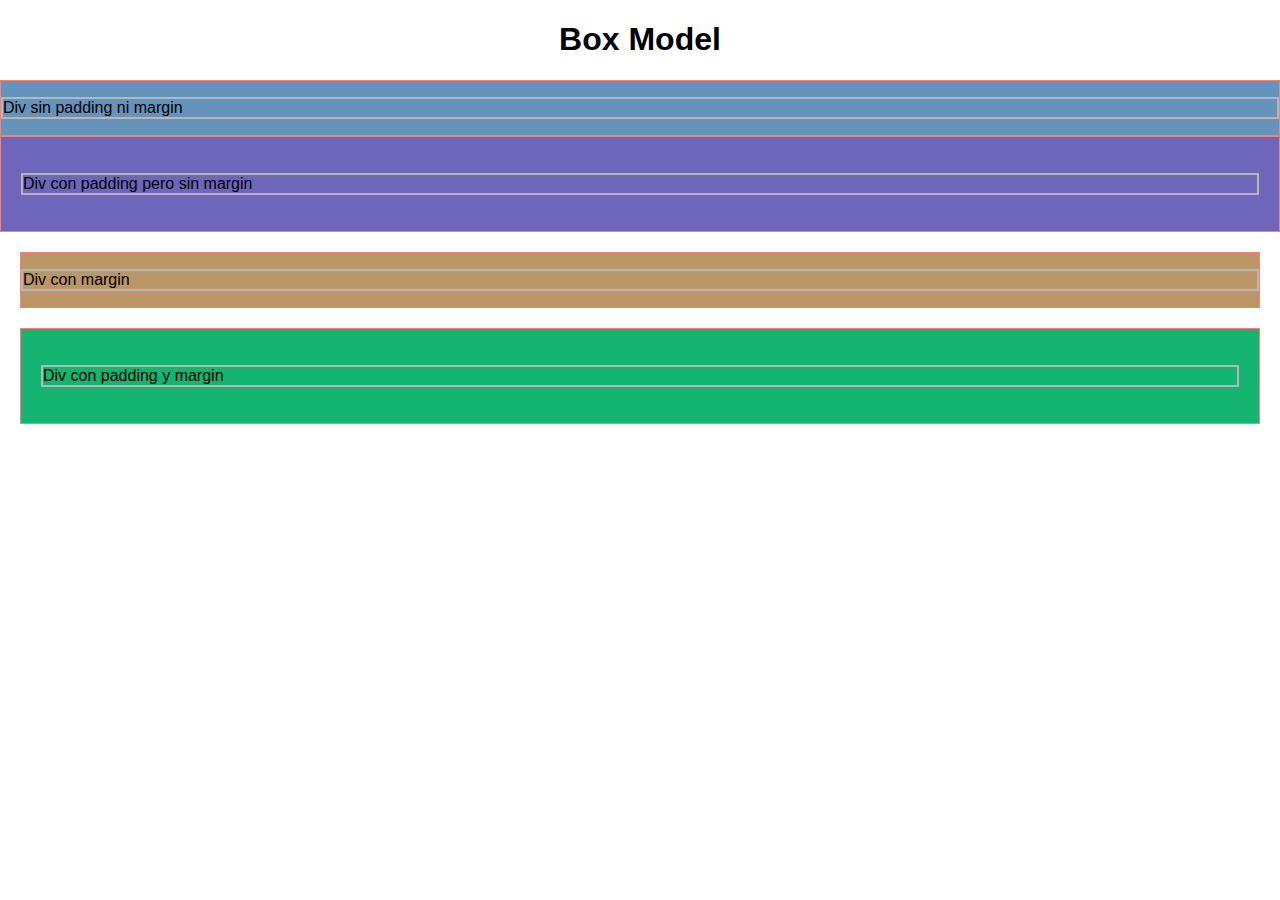
<file: 2-Introduccion/BoxModel/index.html>
<!DOCTYPE html>
<html lang="en">
<head>
    <meta charset="UTF-8">
    <meta name="viewport" content="width=device-width, initial-scale=1.0">
    <title>BoxModel</title>
    <link rel="stylesheet" href="style.css">
</head>
<body>
    <div>
        <h1>Box Model</h1>
    </div>
    <div class="div" id="divA">
        <p>Div sin padding ni margin</p>
    </div>
    <div class="div" id="divB">
        <p>Div con padding pero sin margin</p>
    </div>
    <div class="div" id="divC">
        <p>Div con margin</p>
    </div>
    <div class="div" id="divD">
        <p>Div con padding y margin</p>
    </div>
</body>
</html>
</file>
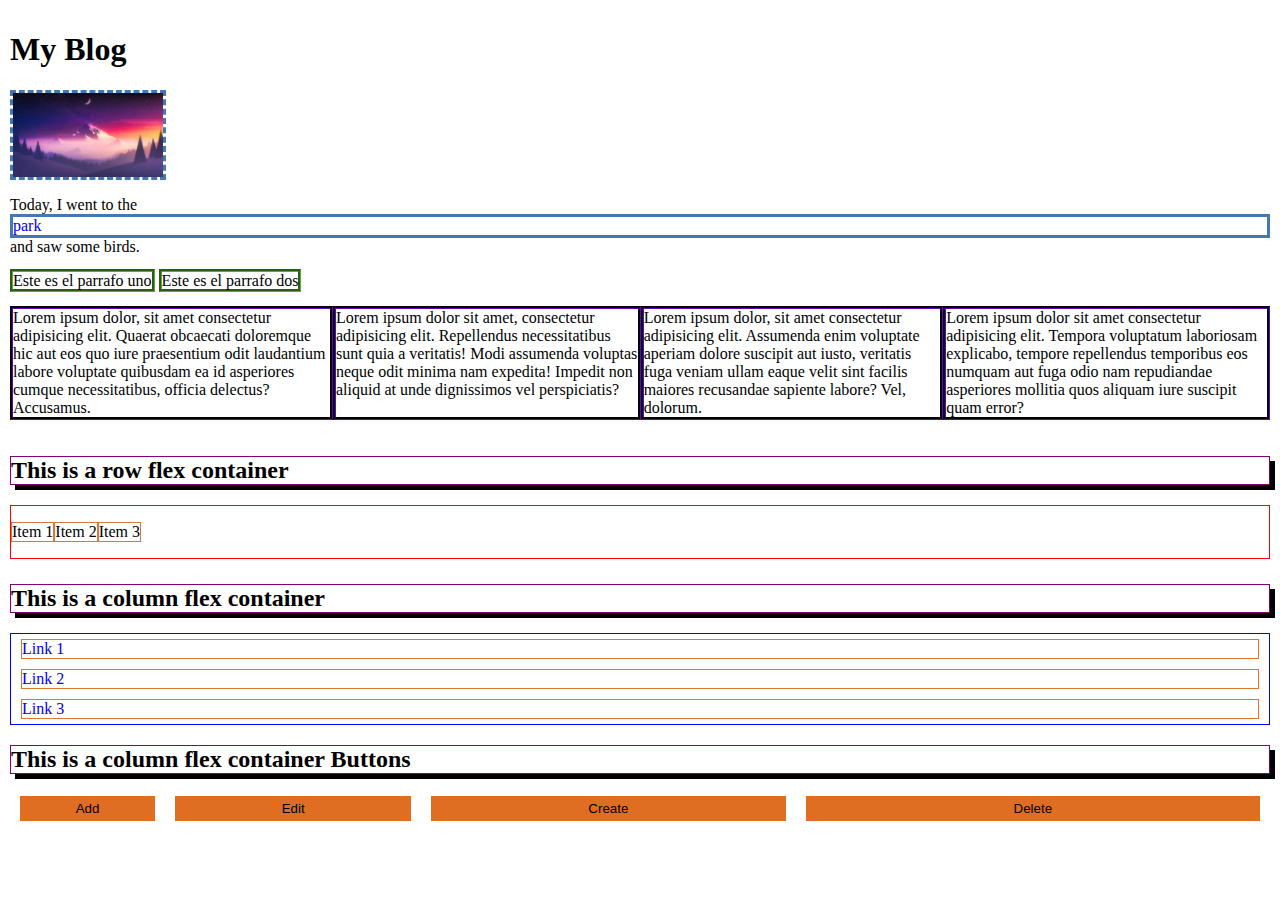
<file: 2-Introduccion/FlexboxLayout/index.html>
<!DOCTYPE html>
<html lang="en">

<head>
    <meta charset="UTF-8">
    <meta name="viewport" content="width=device-width, initial-scale=1.0">
    <title>FexBox Layout</title>
    <link rel="stylesheet" href="style.css">
</head>

<body>
    <h1>My Blog</h1>
    <img id="imgUno" src="../src/minimalista.jpg" alt="Paisaje minimalista">
    <p>Today, I went to the <a id="link" href="#">park</a> and saw some birds.</p>
    <div id="sectionA">
        <p>Este es el parrafo uno</p>
        <p>Este es el parrafo dos</p>
    </div>
    <div id="sectionB">
        <p>Lorem ipsum dolor, sit amet consectetur adipisicing elit. Quaerat obcaecati doloremque hic aut eos quo iure
            praesentium odit laudantium labore voluptate quibusdam ea id asperiores cumque necessitatibus, officia
            delectus? Accusamus.</p>
        <p>Lorem ipsum dolor sit amet, consectetur adipisicing elit. Repellendus necessitatibus sunt quia a veritatis!
            Modi assumenda voluptas neque odit minima nam expedita! Impedit non aliquid at unde dignissimos vel
            perspiciatis?</p>
        <p>Lorem ipsum dolor, sit amet consectetur adipisicing elit. Assumenda enim voluptate aperiam dolore suscipit
            aut iusto, veritatis fuga veniam ullam eaque velit sint facilis maiores recusandae sapiente labore? Vel,
            dolorum.</p>
        <p>Lorem ipsum dolor sit amet consectetur adipisicing elit. Tempora voluptatum laboriosam explicabo, tempore
            repellendus temporibus eos numquam aut fuga odio nam repudiandae asperiores mollitia quos aliquam iure
            suscipit quam error?</p>
    </div>
    <h2>This is a row flex container</h2>
    <div class="container-row">
        <p>Item 1</p>
        <p>Item 2</p>
        <p>Item 3</p>
    </div>

    <h2>This is a column flex container</h2>
    <div class="container-column">
        <a href="#">Link 1</a>
        <a href="#">Link 2</a>
        <a href="#">Link 3</a>
    </div>

    <h2>This is a column flex container Buttons</h2>
    <div class="buttons"> 
        <button id="B1">Add</button>
        <button id="B2">Edit</button>
        <button id="B3">Create</button>
        <button id="B4">Delete</button>
    </div>

</body>

</html>
</file>
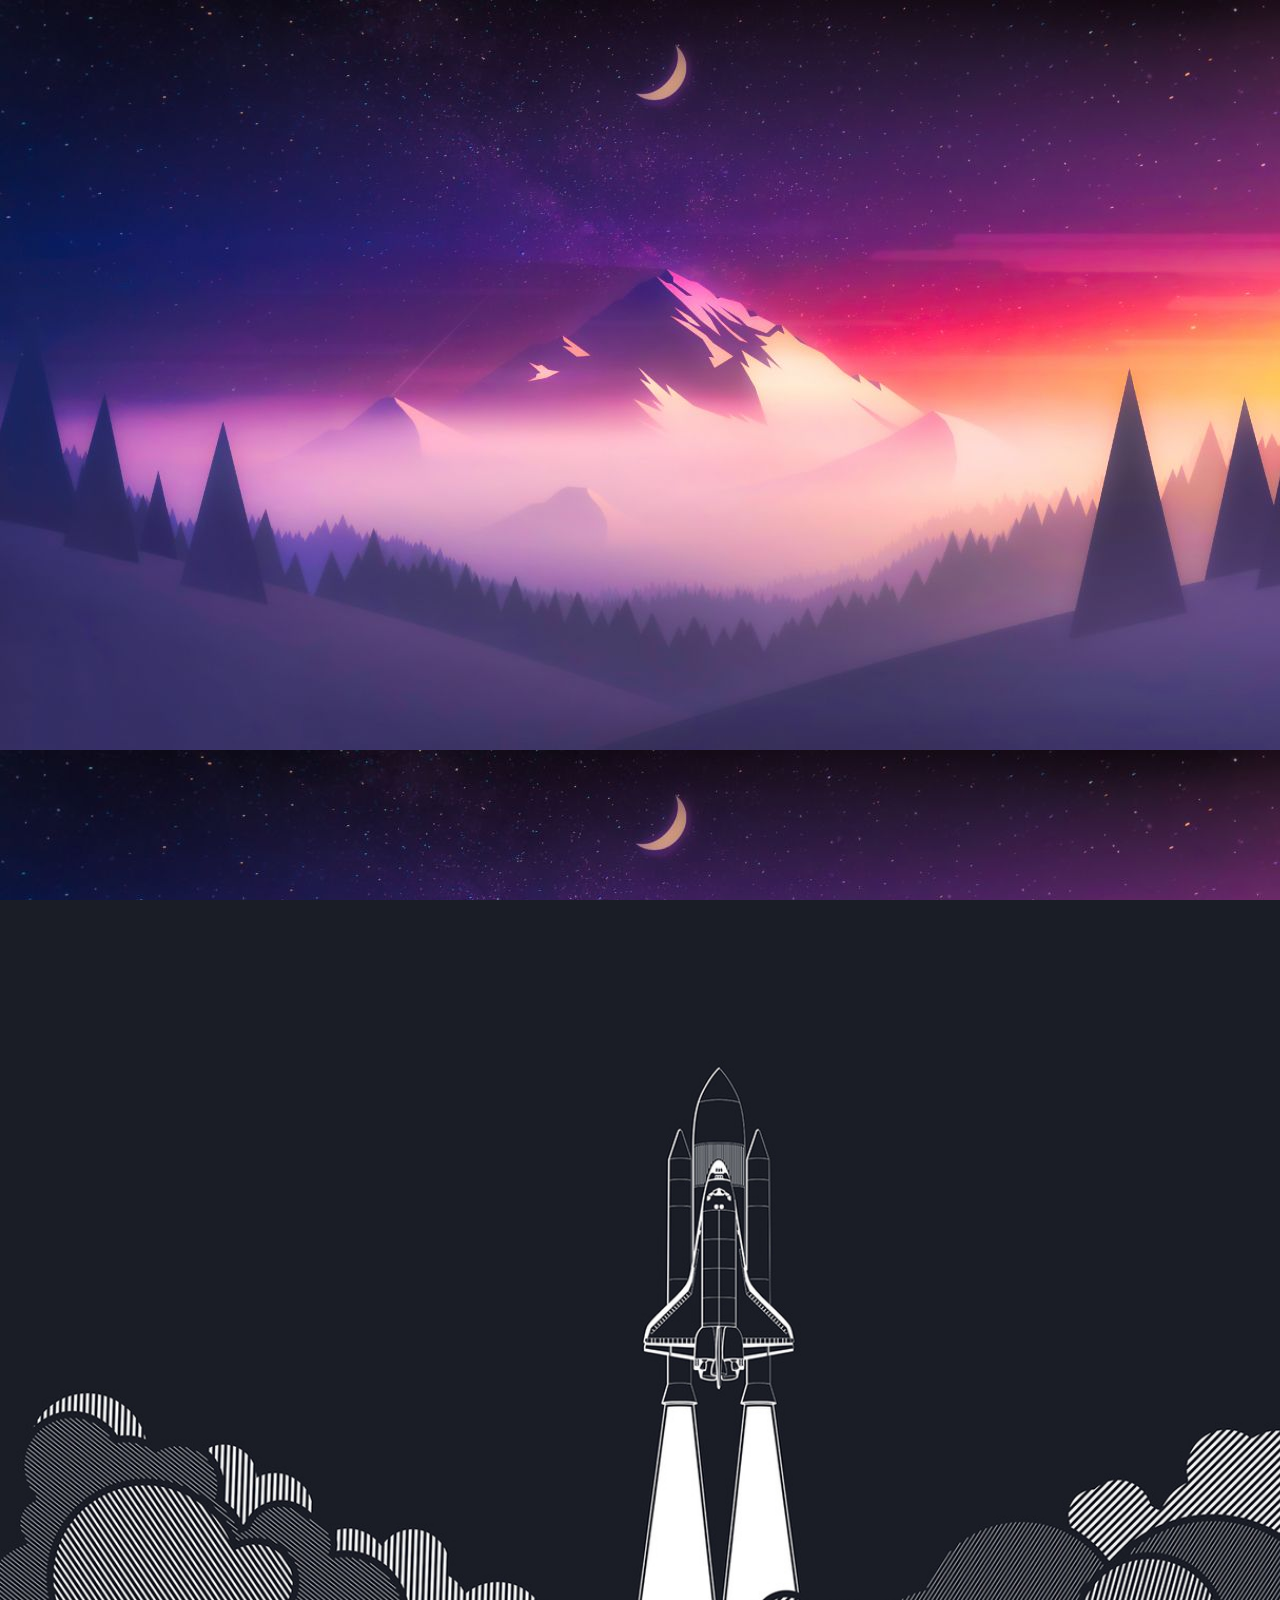
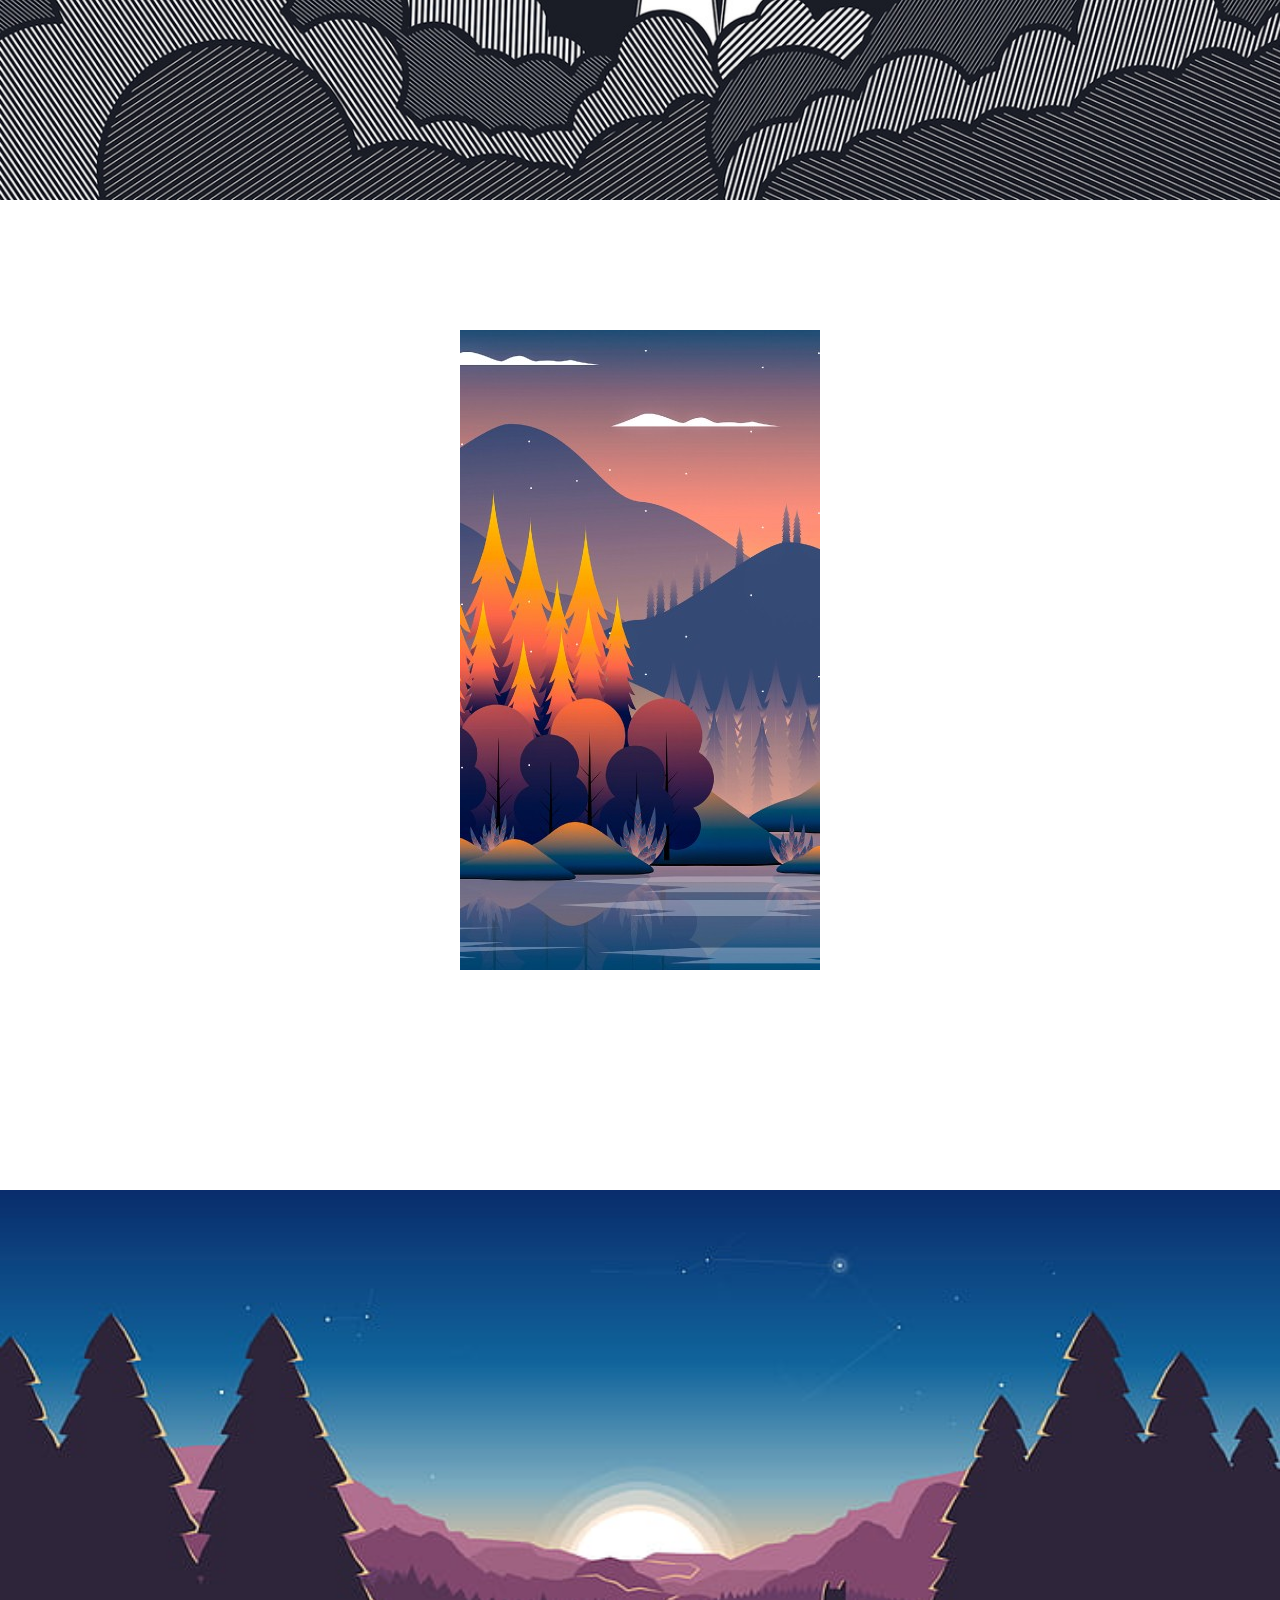
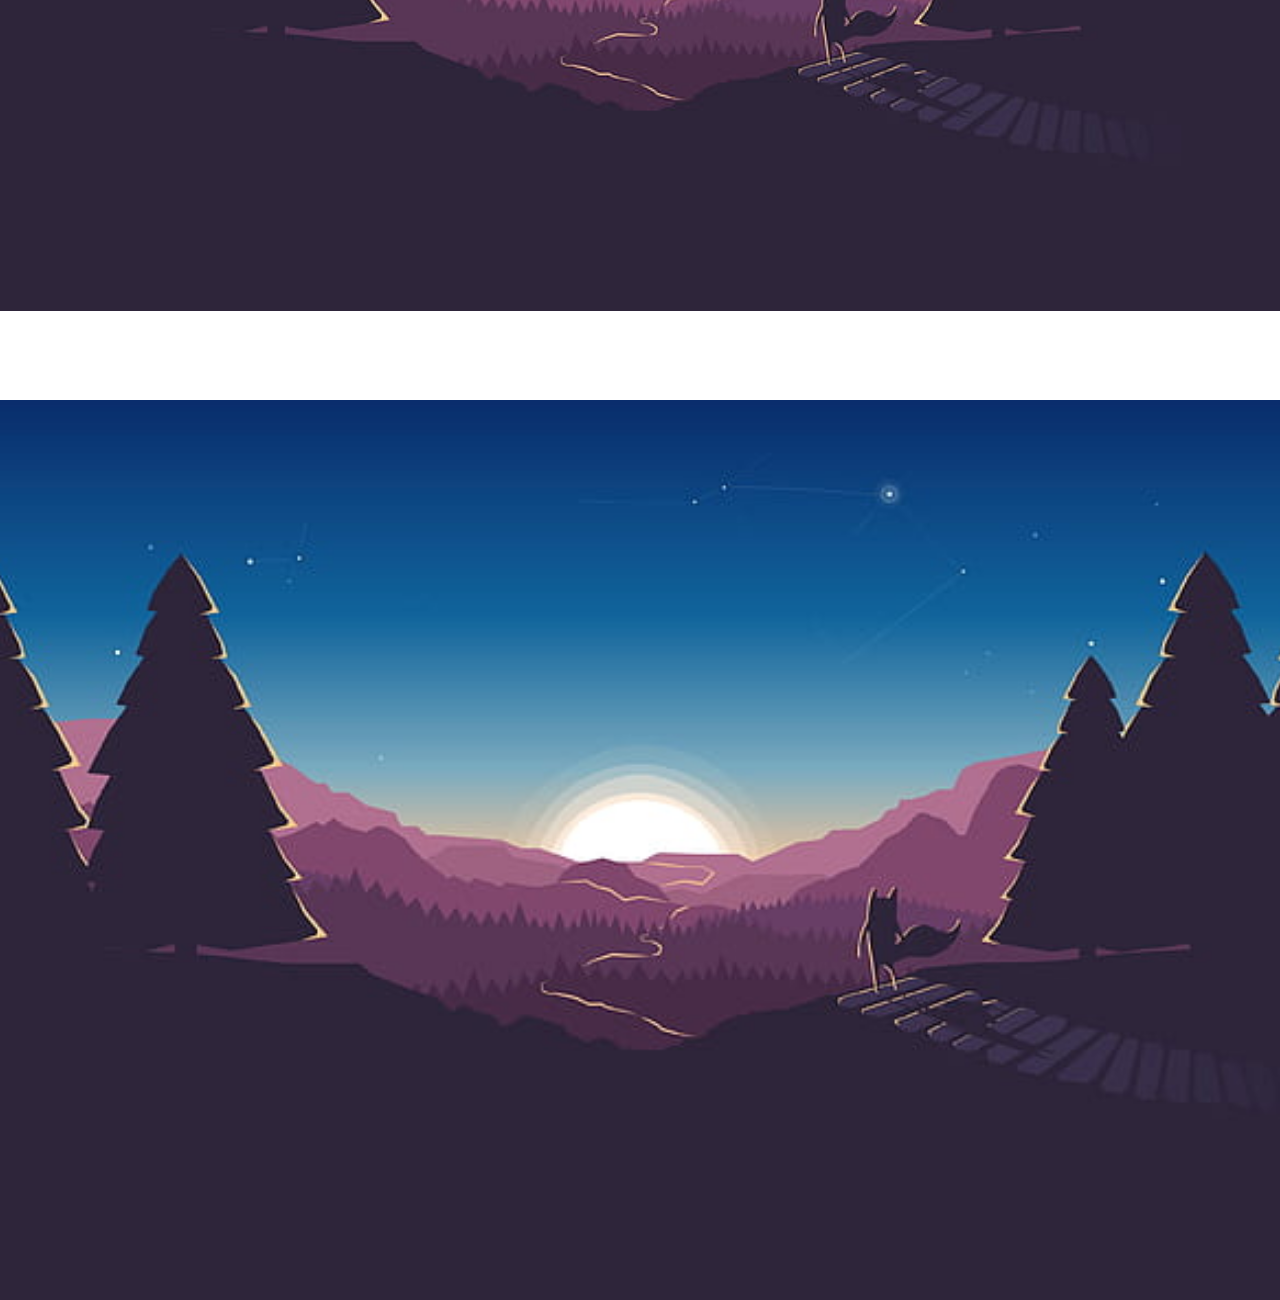
<file: 2-Introduccion/Fondo/index.html>
<!DOCTYPE html>
<html lang="en">
<head>
    <meta charset="UTF-8">
    <meta name="viewport" content="width=device-width, initial-scale=1.0">
    <title>Posicion Central</title>
    <link rel="stylesheet" href="style.css">
</head>
<body>
    <div id="img1">
        <!--img src="../src/minimalista.jpg" alt=""-->
    </div>
    <div id="img2">
        <!--img src="../src/1366_2000.jpg" alt=""-->
    </div>
    <div id="img3">
        <!--img src="../src/1366_2000.jpg" alt=""-->
    </div>
    <div id="img4">
        <!--img src="../src/1366_2000.jpg" alt=""-->
    </div>
    <div id="img5">
        <!--img src="../src/1366_2000.jpg" alt=""-->
    </div>
</body>
</html>
</file>
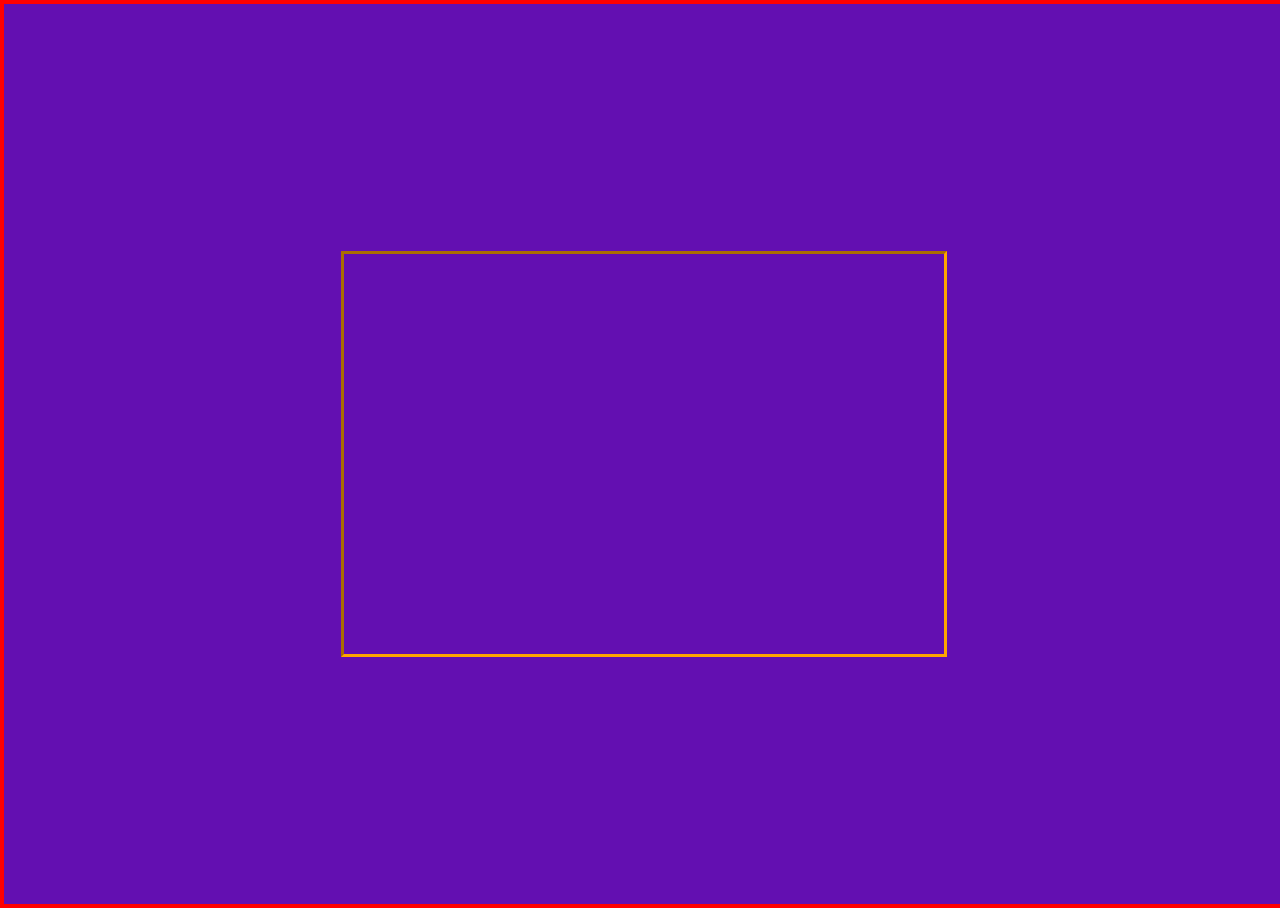
<file: 2-Introduccion/PosCentral/index.html>
<!DOCTYPE html>
<html lang="en">
<head>
    <meta charset="UTF-8">
    <meta name="viewport" content="width=device-width, initial-scale=1.0">
    <title>Posicion Central</title>
    <link rel="stylesheet" href="style.css">
</head>
<body>
    <div>
        
    </div>
</body>
</html>
</file>
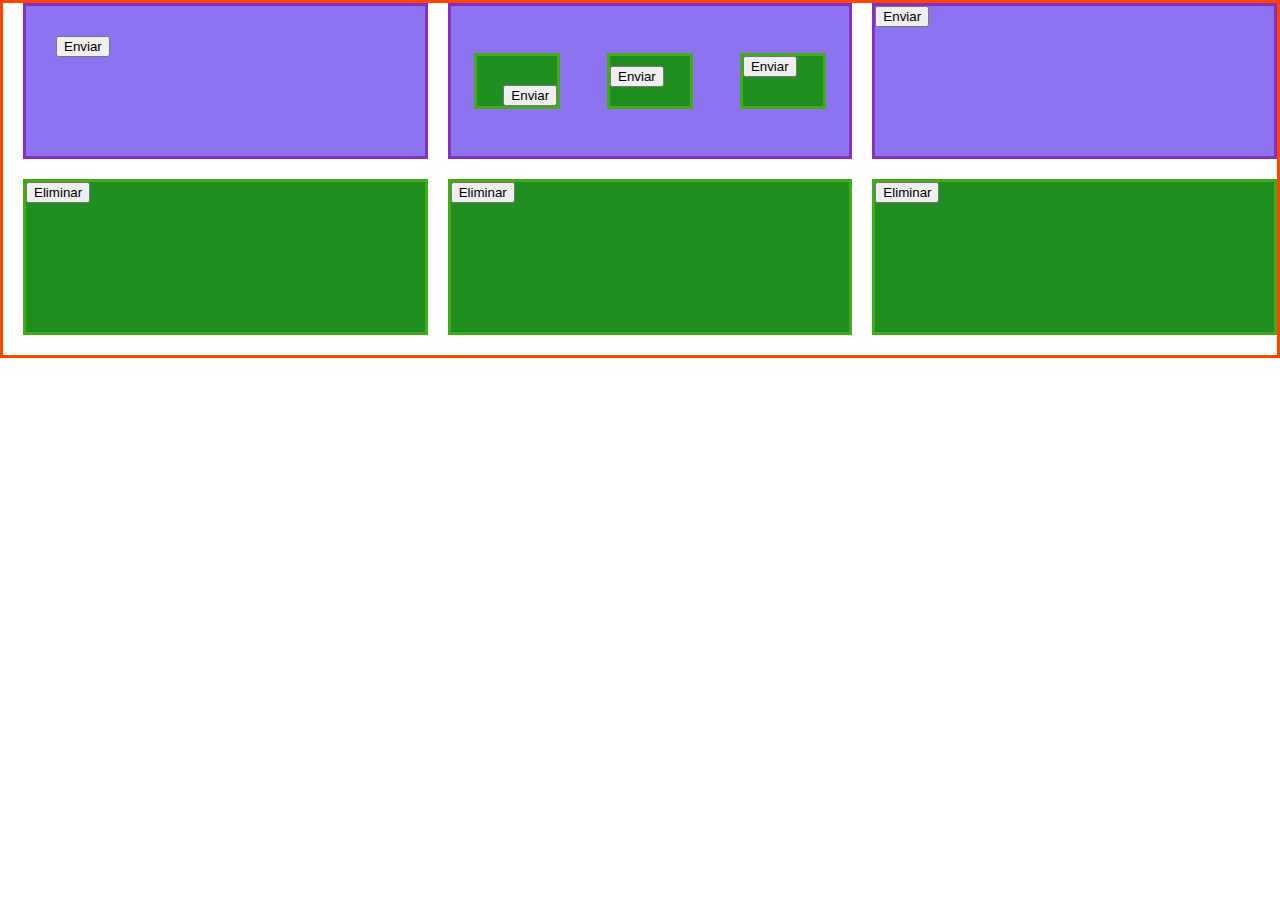
<file: 2-Introduccion/Posicionamiento/index.html>
<!DOCTYPE html>
<html lang="en">
<head>
    <meta charset="UTF-8">
    <meta name="viewport" content="width=device-width, initial-scale=1.0">
    <title>Posicionamiento</title>
    <link rel="stylesheet" href="style.css">
</head>
<body>
    <div id="section1">
        <div class="contentA">
            <button id="item1">Enviar</button>
        </div>
        <div class="contentA" id="flezz">
            <div class="contentRelative">
                <button id="item2">Enviar</button>
            </div>    
            <div class="contentRelative">
                <button id="item3">Enviar</button>
            </div>   
            <div class="contentRelative">
                <button id="item4">Enviar</button>
            </div>           
        </div>
        <div class="contentA">
            <button id="item5">Enviar</button>
        </div>
    </div>

    <div id="section2">
        <div class="contentB">
            <button id="item6">Eliminar</button>
        </div>
        <div class="contentB">
            <button id="item7">Eliminar</button>
        </div>
        <div class="contentB">
            <button id="item8">Eliminar</button>
        </div>
    </div>
    
    <!--div id="contentCuatro"></div>
    <div id="contentCinco"></div-->
</body>
</html>
</file>
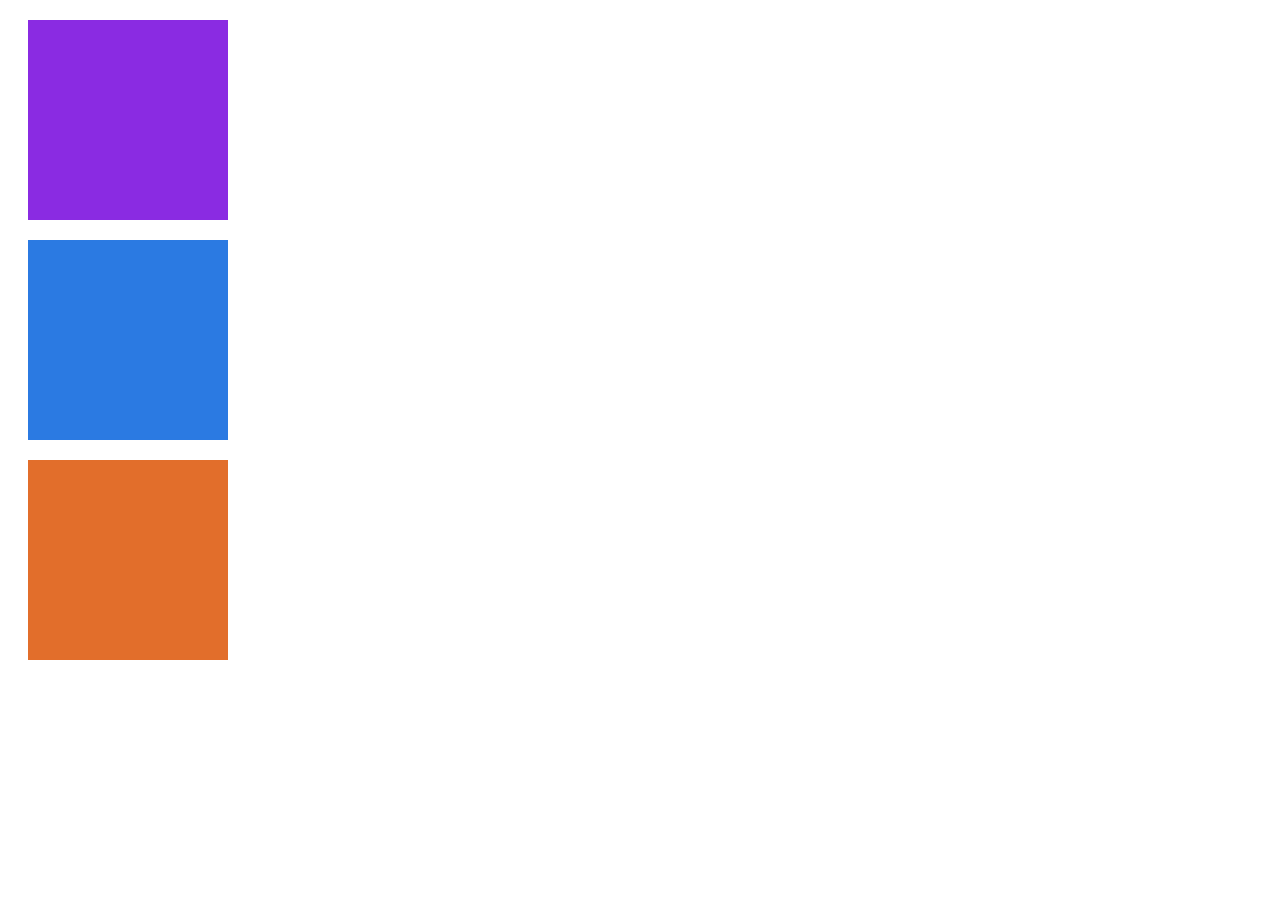
<file: 2-Introduccion/Transformacion/index.html>
<!DOCTYPE html>
<html lang="en">
<head>
    <meta charset="UTF-8">
    <meta name="viewport" content="width=device-width, initial-scale=1.0">
    <title>Transformaciones</title>
    <link rel="stylesheet" href="style.css">
</head>
<body>
    <div id="content1"></div>
    <div id="content2"></div>
    <div id="content3"></div>
</body>
</html>
</file>
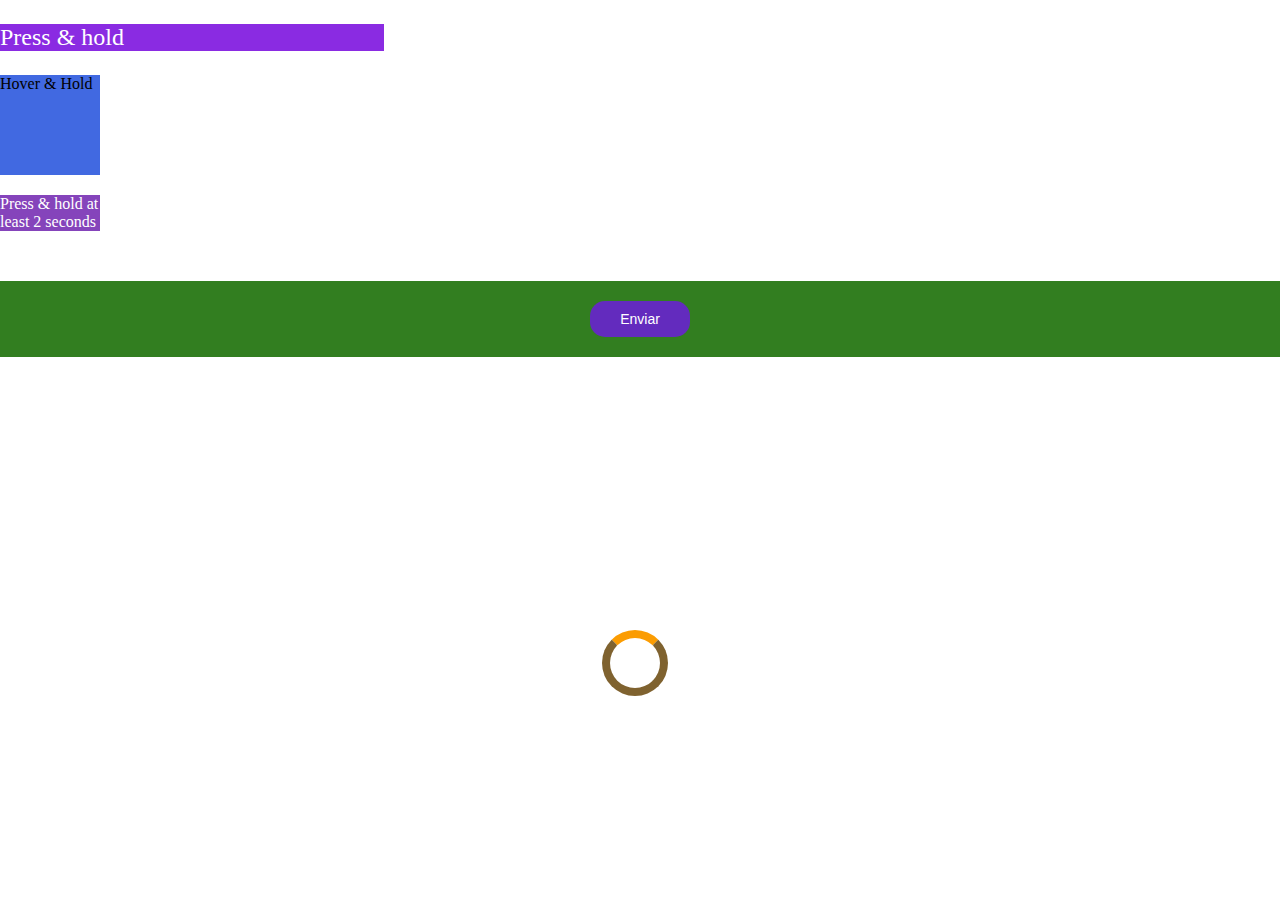
<file: 2-Introduccion/Transicion/index.html>
<!DOCTYPE html>
<html lang="en">
<head>
    <meta charset="UTF-8">
    <meta name="viewport" content="width=device-width, initial-scale=1.0">
    <title>Transiciones</title>
    <link rel="stylesheet" href="style.css">
</head>
<body>
    <p>Press & hold</p>
    <div id="box">Hover & Hold</div>
    <div id="element">Press & hold at least 2 seconds</div>
    <div id="content">
        <button type="submit">Enviar</button>
    </button></div>
    <div class="spinner"></div>
</body>
</html>
</file>
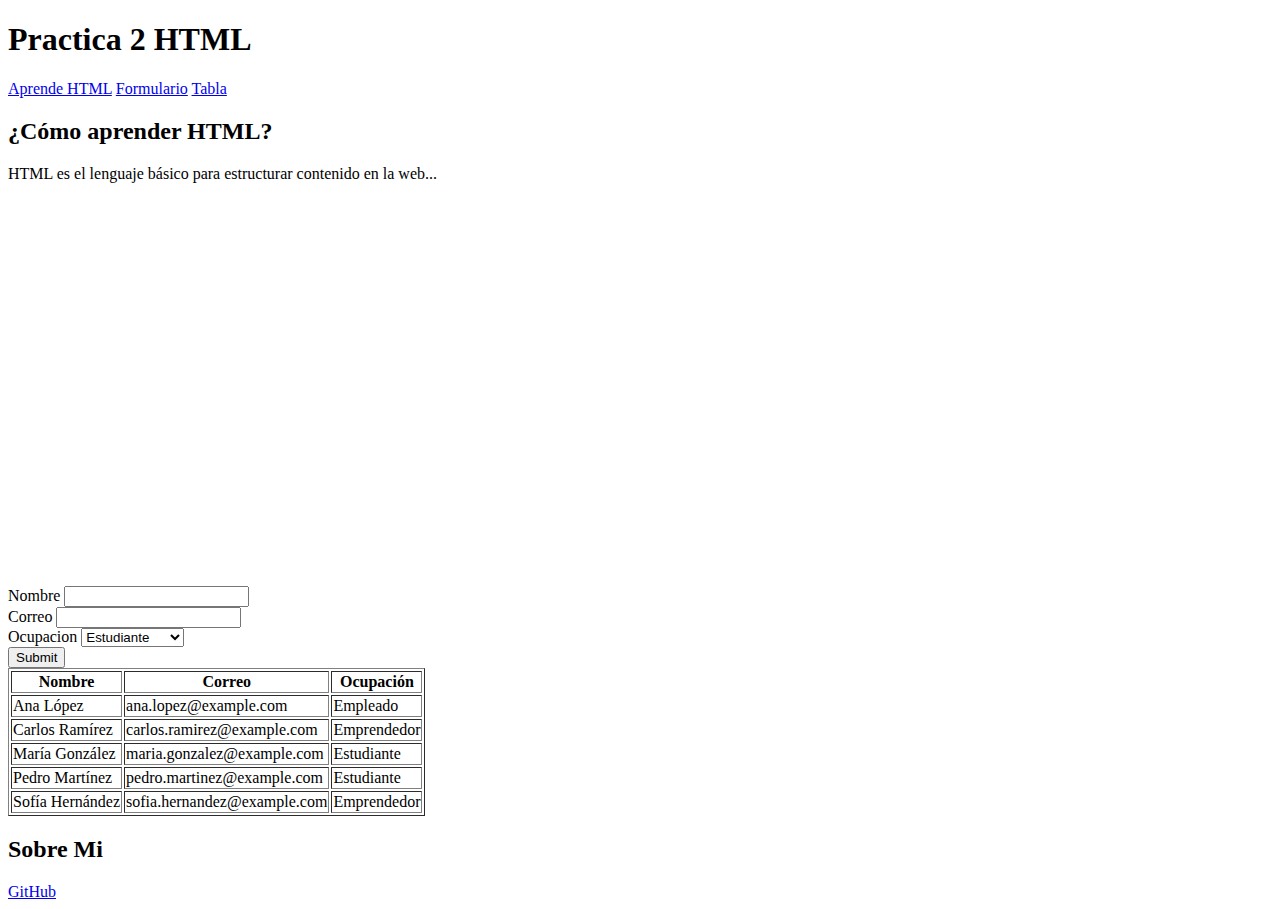
<file: 1-Introduccion/Ejemplo_02.html>
<!DOCTYPE html>
<html lang="es">
<head>
    <meta charset="UTF-8">
    <meta name="viewport" content="width=device-width, initial-scale=1.0">
    <title>Document</title>
</head>
<body>
    <header>
        <div>
            <h1>Practica 2 HTML</h1>
        </div>
        <nav>
            <a href="#mas"> Aprende HTML</a>
            <a href="#formulario">Formulario</a>
            <a href="#tabla">Tabla</a>
        </nav>
    </header>

    <main>
        <article id="mas">
            <h2>¿Cómo aprender HTML?</h2>
            <p>HTML es el lenguaje básico para estructurar contenido en la web...</p>
            <iframe width="681" height="383" src="https://www.youtube.com/embed/it1rTvBcfRg" title="HTML - Introduction - W3Schools.com" frameborder="0" allow="accelerometer; autoplay; clipboard-write; encrypted-media; gyroscope; picture-in-picture; web-share" referrerpolicy="strict-origin-when-cross-origin" allowfullscreen></iframe>
        </article>
        <section id="formulario">
            <form action="">
                <label for="name">Nombre</label>
                <input type="text" id="name">
                <br>
                <label for="correo">Correo</label>
                <input type="text" id="correo">
                <br>
                <label for="ocupacion">Ocupacion</label>
                <select name="ocupacion" id="ocupacion">
                    <option value="">Estudiante</option>
                    <option value="">Empleado</option>
                    <option value="">Emprendedor</option>
                </select>
                <br>
                <input type="submit" value="Submit">
            </form>
        </section>
        <section id="tabla">
            <table border="1">
                <thead>
                    <tr>
                        <th>Nombre</th>
                        <th>Correo</th>
                        <th>Ocupación</th>
                    </tr>
                </thead>
                <tbody>
                    <tr>
                        <td>Ana López</td>
                        <td>ana.lopez@example.com</td>
                        <td>Empleado</td>
                    </tr>
                    <tr>
                        <td>Carlos Ramírez</td>
                        <td>carlos.ramirez@example.com</td>
                        <td>Emprendedor</td>
                    </tr>
                    <tr>
                        <td>María González</td>
                        <td>maria.gonzalez@example.com</td>
                        <td>Estudiante</td>
                    </tr>
                    <tr>
                        <td>Pedro Martínez</td>
                        <td>pedro.martinez@example.com</td>
                        <td>Estudiante</td>
                    </tr>
                    <tr>
                        <td>Sofía Hernández</td>
                        <td>sofia.hernandez@example.com</td>
                        <td>Emprendedor</td>
                    </tr>
                </tbody>
            </table>
        </section>
    </main>

    <footer>
        <h2>Sobre Mi</h2>
        <a href="https://github.com/Alfred010101">GitHub</a>
    </footer>
</body>
</html>
</file>
<file: 2-Introduccion/BoxModel/style.css>
body{
    margin: 0px;
    padding: 0px;
    font-family: 'Franklin Gothic Medium', 'Arial Narrow', Arial, sans-serif;
}

.div{
    border: 1px solid salmon;
}

h1{
    text-align: center;
}

p{
    border:2px solid rgb(182, 182, 182) ;
}

#divA{
    background-color: rgb(102, 147, 187);
}

#divB{
    background-color: rgb(110, 102, 187);
    padding: 20px;
}

#divC{
    background-color: rgb(187, 150, 102);
    margin: 20px;
}

#divD{
    background-color: rgb(20, 180, 114);
    padding: 20px;
    margin: 20px;
}
</file>
<file: 2-Introduccion/FlexboxLayout/style.css>
body {
    padding: 10px;
    margin: 0px;
}

#imgUno {
    border: #4478B1 dashed;
    width: 150px;
    display: block;
}

#link {
    display: block;
    border: #4478B1 solid;
    text-decoration: none;
}

#sectionA p {
    display: inline;
    border: #59ad31 groove;
}

#sectionB {
    display: flex;
}

#sectionB p {
    border: #300561 groove;
}

h2 {
    border: 1px solid purple;
    box-shadow: 5px 5px #000000;
}

.container-row {
    display: flex;
    flex-direction: row;
    border: 1px solid red;
    margin-bottom: 25px;
}

.container-column {
    display: flex;
    flex-direction: column;
    border: 1px solid blue;
}

.container-row p,
.container-column a {
    border: 1px solid #dd7732;
}

.container-column a {
    text-decoration: none;
    margin: 5px 10px;
}

.buttons{
    display: flex;
    flex-direction: row;
}

button{
    margin: 2px 10px;
    padding: 5px;
    background-color: #df6e23;
    border: none;
}

#B1{
    flex-grow: 1;
}

#B2{
    flex-grow: 2;
}

#B3{
    flex-grow: 3;
}

#B4{
    flex-grow: 4;
}
</file>
<file: 2-Introduccion/Fondo/style.css>
html, body{
    margin: 0%;
    padding: 0%;
    width: 100%;
    height: 100%;
}

/*body{
    display: flex;
    justify-content: center;
    align-items: center;
}*/

div{
    width: 100%;
    height: 100%;
}

#img1{
    background-image: url("../src/minimalista.jpg");
}

#img2{
    background-image: url("../src/1366_2000.jpg");
    background-size: cover;
}

#img3{
    background-repeat: no-repeat;
    background-position: center center;
    background-image: url("../src/paisaje.jpg");
}

#img4{
    background-repeat: no-repeat;
    background-position: center center;
    background-size: contain;
    background-image: url("../src/preview.jpg");
}

#img5{
    background-repeat: no-repeat;
    background-position: top;
    background-size: cover;
    background-image: url("../src/preview.jpg");
}
</file>
<file: 2-Introduccion/PosCentral/style.css>
html, body{
    margin: 0%;
    padding: 0%;
    width: 100%;
    height: 100%;
}

body{
    border: 4px solid red;
    background-color: rgb(99, 15, 177);
    display: flex;
    justify-content: center;
    align-items: center;
}

div{
    width: 600px;
    height: 400px;
    border: 3px inset orange;
}
</file>
<file: 2-Introduccion/Posicionamiento/style.css>
body {
    padding: 0%;
    margin: 0%;
    border: 3px solid orangered;
}

#section1,
#section2 {
    display: flex;
    flex-direction: row;
}

.contentA,
.contentB {
    width: 500px;
    height: 150px;
    background-color: rgb(142, 115, 240);
    border: 3px solid rgba(130, 23, 179, 0.74);
    margin-left: 20px;
    margin-bottom: 20px;
}

.contentB {
    background-color: rgb(31, 143, 31);
    border: 3px solid rgba(80, 179, 23, 0.74);
}

#item1 {
    position: relative;
    left: 30px;
    top: 30px;
}

#item2 {
    position: absolute;
    bottom: 0px;
    right: 0px;
}

#item3 {
    position: relative;
    top: 10px;
    left: 0px;
}


#flezz{
    display: flex;
    justify-content: space-around;
    align-items: center;
}
.contentRelative{
    position: relative;
    top: 0;
    left: 0;
    background-color: rgb(31, 143, 31);
    border: 3px solid rgba(80, 179, 23, 0.74);
    width: 80px;
    height: 50px;
}
</file>
<file: 2-Introduccion/Transformacion/style.css>
#content1{
    width: 200px;
    height: 200px;
    background-color: blueviolet;
    margin: 20px;
}

#content2{
    width: 200px;
    height: 200px;
    background-color: rgb(43, 122, 226);
    margin: 20px;
}

#content3{
    width: 200px;
    height: 200px;
    background-color: rgb(226, 110, 43);
    margin: 20px;
}

#content1:active{
    transform: translate(20px, 20px);
}

#content2:hover{
    transform: scale(0.9);
}

#content3:active{
    transform: rotate(-25deg);
    transform-origin: top right;
}
</file>
<file: 2-Introduccion/Transicion/style.css>
body{
    margin: 0px;
    padding: 0px;
}

p {
    font-size: x-large;
    color: white;
    width: 30%;
    background-color: blueviolet;
    transition: width 3s;
  }
  
  p:active {
    width: 100%;
  }

  #box {
    width: 100px;
    height: 100px;
    background-color: #4169E1;
    transition: width 3s, height 3s, background-color 3s;
  }
  
  #box:hover {
    width: 150px;
    height: 150px;
    background-color: #DC143C;
  }

  #element {
    width: 100px;
    background-color: rgb(133, 68, 187);
    color: white;
    margin-top: 20px;
    transition: width 2s, background-color 2s;
    transition-delay: 2s;
  }
  
  #element:active {
    width: 200px;
    background-color: rgb(118, 108, 216);
  }

  #content{
    background-color: #327e20;
    padding: 20px 50px 20px 50px;
    margin-top: 50px;
    display: flex;
    justify-content: center;
  }

  button{
    border-radius: 15px;
    padding: 10px 30px;
    width: 100px;
    border: none;
    font-size: 14px;
    background-color: #632bbe;
    color: white;
    transition: background-color 2s, color 2s, width 1s;
    text-align: center;
  }

  button:active{
    transform: translate(1px, 1px);
  }

  button:hover{
    background-color: #c4aceb;
    color: black;
    width: 120px;
  }

  .spinner {
    position: absolute;
    top: 70%;
    left: 47%;
    border: 8px solid #7F622F;
    border-radius: 50%;  
    border-top: 8px solid #FB9C02;
    width: 50px;
    height: 50px;
    animation: spin 1s linear 0.5s infinite;
  }
  
  @keyframes spin {
    from { transform: rotate(0deg);}
    to { transform: rotate(360deg);}
  }
</file>
